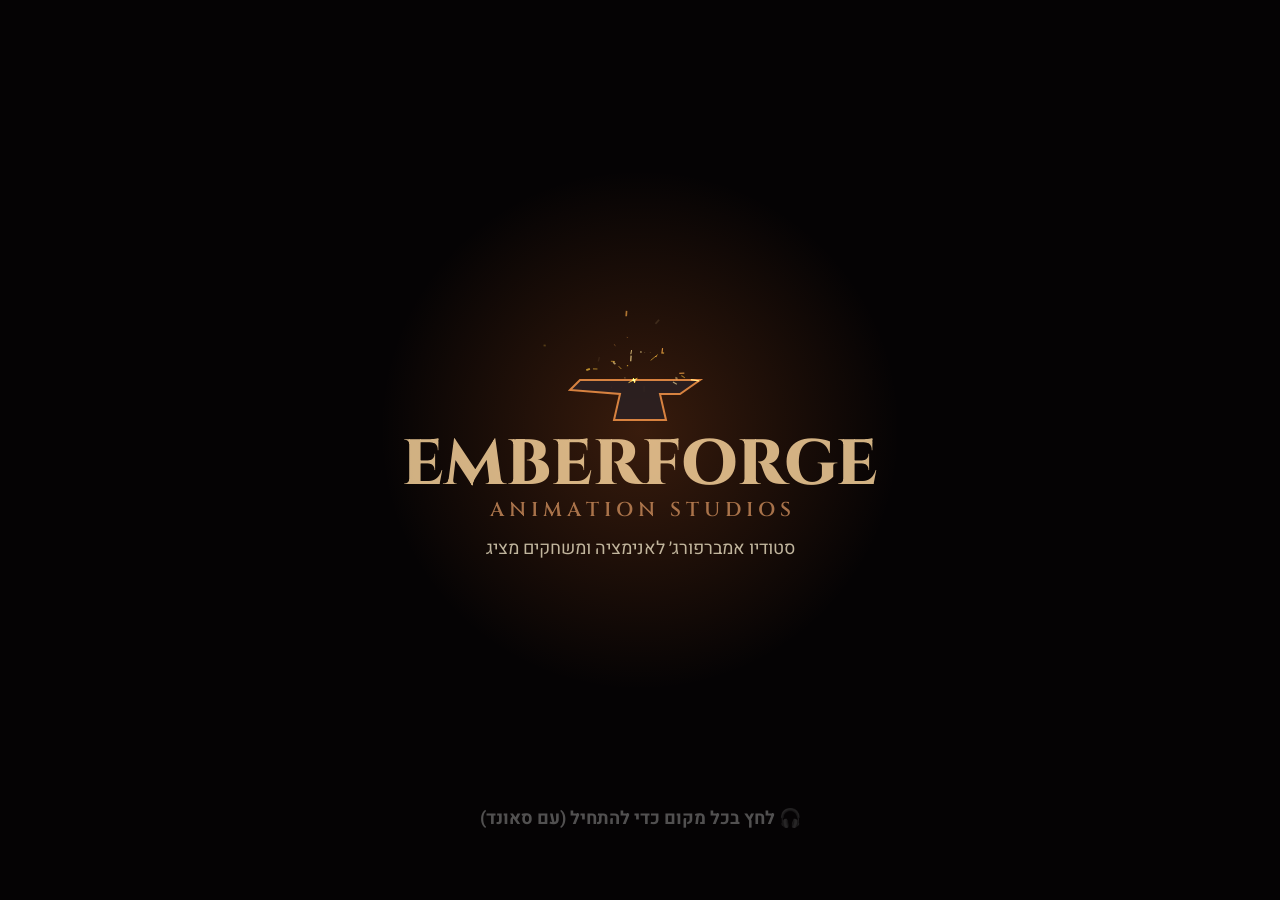
<file: index.html>
<!doctype html>
<html lang="he" dir="rtl">
<head>
  <meta charset="utf-8">
  <meta name="viewport" content="width=device-width, initial-scale=1">
  <title>גיבורי הכתר האבוד — Heroes of the Lost Crown</title>
  <meta name="description" content="משחק אסטרטגיה בהשראת Heroes of Might and Magic 3 ו-5, עם קרבות בזמן אמת עם הפסקה בסגנון Baldur's Gate 2.">
  <link rel="preconnect" href="https://fonts.googleapis.com">
  <link rel="preconnect" href="https://fonts.gstatic.com" crossorigin>
  <link href="https://fonts.googleapis.com/css2?family=Cinzel:wght@600;800&family=Frank+Ruhl+Libre:wght@500;700;900&family=Heebo:wght@400;600;700;800;900&display=swap" rel="stylesheet">
  <link rel="stylesheet" href="css/style.css">
</head>
<body data-screen="intro">
  <canvas id="game"></canvas>
  <div id="intro-ui" class="screen-ui"></div>
  <div id="title-ui" class="screen-ui"></div>
  <div id="map-ui" class="screen-ui"></div>
  <div id="town-ui" class="screen-ui"></div>
  <div id="battle-ui" class="screen-ui"></div>
  <div id="toasts"></div>
  <div id="tip"></div>
  <noscript>המשחק דורש JavaScript.</noscript>

  <script src="js/util.js"></script>
  <script src="js/audio.js"></script>
  <script src="js/data.js"></script>
  <script src="js/draw.js"></script>
  <script src="js/fx.js"></script>
  <script src="js/map.js"></script>
  <script src="js/town.js"></script>
  <script src="js/battle.js"></script>
  <script src="js/main.js"></script>
</body>
</html>
</file>
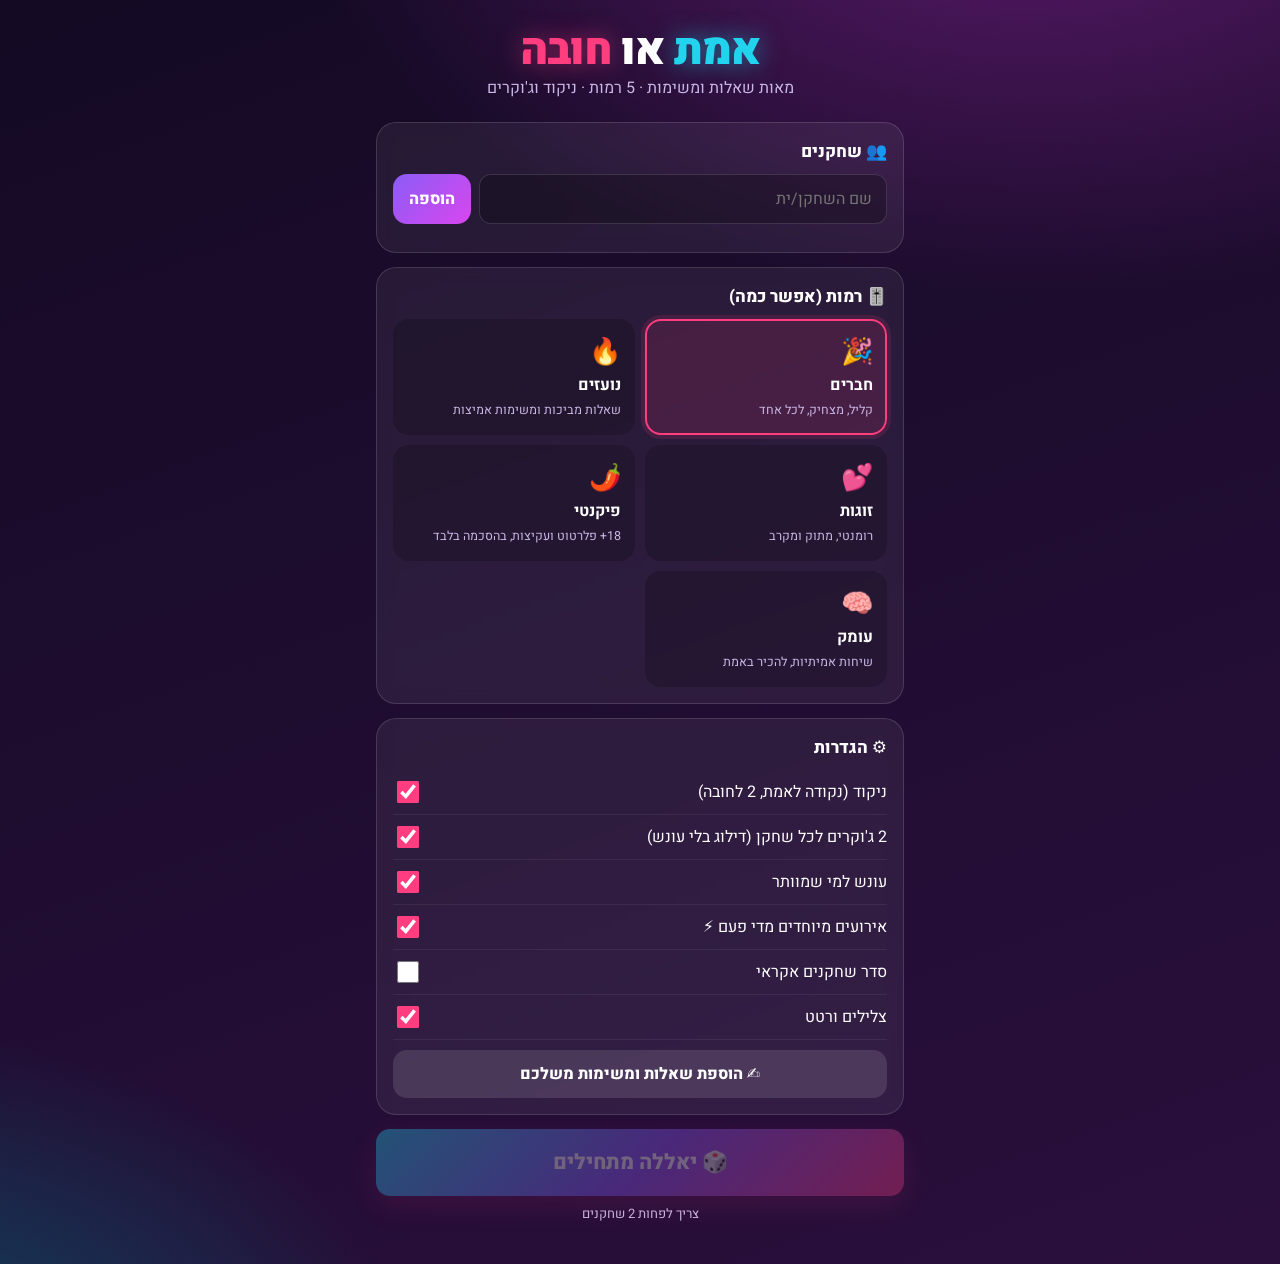
<file: truth-or-dare/index.html>
<!doctype html>
<html lang="he" dir="rtl">
<head>
<meta charset="utf-8">
<meta name="viewport" content="width=device-width, initial-scale=1, viewport-fit=cover">
<title>אמת או חובה</title>
<meta name="description" content="משחק אמת או חובה בעברית – 5 רמות, מאות שאלות ומשימות, ניקוד, ג'וקרים ואירועים מיוחדים.">
<meta name="theme-color" content="#140a24">
<link rel="preconnect" href="https://fonts.googleapis.com">
<link rel="preconnect" href="https://fonts.gstatic.com" crossorigin>
<link href="https://fonts.googleapis.com/css2?family=Heebo:wght@400;600;800;900&display=swap" rel="stylesheet">
<style>
:root{
  --bg1:#140a24; --bg2:#2a0f3d; --card:#ffffff10; --line:#ffffff22;
  --text:#fff; --muted:#c9b8e6; --truth:#22d3ee; --dare:#ff3d7f; --gold:#ffd166; --ok:#34d399;
}
*{box-sizing:border-box;-webkit-tap-highlight-color:transparent}
html{background:var(--bg1)}
html,body{margin:0;min-height:100vh;}
body{font-family:Heebo,system-ui,sans-serif;color:var(--text);
  background:radial-gradient(1200px 700px at 80% -10%,#5b1a6b 0%,transparent 60%),
             radial-gradient(900px 600px at -10% 110%,#0e4a63 0%,transparent 60%),
             linear-gradient(160deg,var(--bg1),var(--bg2));
  overflow-x:hidden}
.wrap{max-width:560px;margin:0 auto;padding:20px 16px calc(28px + env(safe-area-inset-bottom))}
h1{font-size:44px;font-weight:900;margin:8px 0 2px;text-align:center;letter-spacing:-1px;line-height:1.05}
h1 .t{color:var(--truth);text-shadow:0 0 24px #22d3ee88}
h1 .d{color:var(--dare);text-shadow:0 0 24px #ff3d7f88}
.sub{text-align:center;color:var(--muted);margin:0 0 22px}
.panel{background:var(--card);border:1px solid var(--line);border-radius:20px;padding:16px;margin-bottom:14px;backdrop-filter:blur(8px)}
.panel h2{font-size:17px;margin:0 0 10px;font-weight:800}
.row{display:flex;gap:8px}
input[type=text],textarea,select{flex:1;min-width:0;font:inherit;color:var(--text);background:#00000040;border:1px solid var(--line);border-radius:12px;padding:12px 14px;outline:none}
input:focus,textarea:focus{border-color:var(--truth)}
button{font:inherit;cursor:pointer;border:0;border-radius:14px;color:#fff;font-weight:800;transition:transform .12s,filter .2s,opacity .2s}
button:active{transform:scale(.96)}
button:disabled{opacity:.35;cursor:not-allowed}
.btn{padding:12px 16px;background:#ffffff1f}
.btn-add{background:linear-gradient(135deg,#8b5cf6,#d946ef)}
.chips{display:flex;flex-wrap:wrap;gap:8px;margin-top:12px}
.chip{display:flex;align-items:center;gap:6px;background:#ffffff18;border-radius:999px;padding:6px 8px 6px 12px;font-weight:600}
.chip button{background:#ffffff22;width:24px;height:24px;border-radius:50%;padding:0;font-size:13px}
.levels{display:grid;grid-template-columns:1fr 1fr;gap:10px}
.lvl{background:#00000030;border:2px solid transparent;border-radius:16px;padding:12px;text-align:right;color:var(--text)}
.lvl .e{font-size:26px}
.lvl b{display:block;font-size:16px;margin-top:2px}
.lvl small{color:var(--muted);font-weight:400;font-size:12.5px}
.lvl.on{border-color:var(--dare);background:#ff3d7f22;box-shadow:0 0 0 4px #ff3d7f22}
.lvl.spicy.on{border-color:#ff6b35}
.opts label{display:flex;align-items:center;justify-content:space-between;padding:8px 0;border-bottom:1px solid #ffffff10}
.opts label:last-child{border:0}
.opts input[type=checkbox]{width:22px;height:22px;accent-color:var(--dare)}
.cta{width:100%;padding:18px;font-size:21px;background:linear-gradient(135deg,var(--truth),#8b5cf6 50%,var(--dare));box-shadow:0 10px 30px #ff3d7f55}
.hint{color:var(--muted);font-size:13px;text-align:center;margin-top:8px}
.hide{display:none!important}

/* game */
.top{display:flex;align-items:center;justify-content:space-between;margin-bottom:10px}
.top .btn{padding:8px 12px;font-size:14px}
.round{color:var(--muted);font-size:14px}
.turn{text-align:center;margin:8px 0 16px}
.turn .who{font-size:15px;color:var(--muted)}
.turn .name{font-size:38px;font-weight:900;line-height:1.1}
.jokers{font-size:14px;color:var(--gold)}
.choose{display:grid;grid-template-columns:1fr 1fr;gap:12px}
.big{height:150px;font-size:30px;border-radius:24px;display:flex;flex-direction:column;align-items:center;justify-content:center;gap:4px}
.big span{font-size:13px;font-weight:600;opacity:.85}
.b-truth{background:linear-gradient(160deg,#06b6d4,#2563eb);box-shadow:0 10px 30px #06b6d455}
.b-dare{background:linear-gradient(160deg,#ff3d7f,#c026d3);box-shadow:0 10px 30px #ff3d7f55}
.b-rand{grid-column:1/-1;padding:14px;background:#ffffff1a;font-size:18px}
.card{perspective:1200px;margin:6px 0 14px}
.card-in{position:relative;min-height:260px;border-radius:26px;padding:26px 22px;display:flex;flex-direction:column;justify-content:center;align-items:center;text-align:center;
  animation:flip .55s cubic-bezier(.2,.8,.2,1.2)}
@keyframes flip{from{transform:rotateY(90deg) scale(.9);opacity:0}to{transform:none;opacity:1}}
.card-in.truth{background:linear-gradient(160deg,#0e7490,#1e3a8a);box-shadow:0 14px 40px #06b6d444}
.card-in.dare{background:linear-gradient(160deg,#be185d,#6b21a8);box-shadow:0 14px 40px #ff3d7f44}
.card-in.event{background:linear-gradient(160deg,#b45309,#7c2d12);box-shadow:0 14px 40px #ffd16644}
.tag{position:absolute;top:14px;right:16px;font-size:13px;font-weight:800;background:#00000035;padding:4px 10px;border-radius:999px}
.lv{position:absolute;top:14px;left:16px;font-size:13px;background:#00000035;padding:4px 10px;border-radius:999px}
.qtext{font-size:25px;font-weight:800;line-height:1.35}
.timer{margin-top:16px;display:flex;align-items:center;gap:10px}
.timer .clock{font-size:30px;font-weight:900;min-width:64px;font-variant-numeric:tabular-nums}
.timer .clock.done{color:var(--gold);animation:pulse .6s infinite alternate}
@keyframes pulse{to{transform:scale(1.15)}}
.actions{display:grid;grid-template-columns:1fr 1fr;gap:10px}
.a-ok{padding:16px;background:linear-gradient(135deg,#10b981,#059669);font-size:18px}
.a-skip{padding:16px;background:#ffffff1f;font-size:16px}
.a-joker{grid-column:1/-1;padding:12px;background:#ffd16622;color:var(--gold);border:1px solid #ffd16655}
.a-next{grid-column:1/-1;padding:16px;background:linear-gradient(135deg,#f59e0b,#ef4444);font-size:18px}
.penalty{margin-top:12px;padding:14px;border-radius:16px;background:#ef444426;border:1px solid #ef444466;text-align:center;font-weight:700}
.scores{display:flex;flex-direction:column;gap:6px}
.sc{display:flex;align-items:center;gap:10px;padding:8px 12px;border-radius:12px;background:#00000025}
.sc.cur{outline:2px solid var(--truth)}
.sc .n{flex:1;font-weight:700}
.sc .p{font-weight:900;font-variant-numeric:tabular-nums}
.sc .j{color:var(--gold);font-size:13px}
.bar{height:6px;border-radius:9px;background:#ffffff14;overflow:hidden;margin-top:4px}
.bar i{display:block;height:100%;background:linear-gradient(90deg,var(--truth),var(--dare))}
.toast{position:fixed;left:50%;bottom:24px;transform:translateX(-50%) translateY(120px);background:#000c;padding:12px 18px;border-radius:14px;font-weight:700;transition:transform .3s,opacity .3s;opacity:0;z-index:9;max-width:90vw;text-align:center}
.toast.show{transform:translateX(-50%) translateY(0);opacity:1}
.modal{position:fixed;inset:0;background:#000a;display:flex;align-items:center;justify-content:center;padding:16px;z-index:8}
.modal .panel{width:100%;max-width:480px;max-height:90vh;overflow:auto;background:#22103a}
.custom-list{max-height:180px;overflow:auto;margin-top:10px;font-size:14px}
.custom-list div{display:flex;justify-content:space-between;gap:8px;padding:6px 0;border-bottom:1px solid #ffffff10}
.custom-list button{background:none;color:var(--muted);padding:0 6px}
.confetti{position:fixed;top:-20px;width:10px;height:14px;z-index:7;pointer-events:none;animation:fall linear forwards}
@keyframes fall{to{transform:translateY(110vh) rotate(720deg)}}
@media (max-width:380px){h1{font-size:36px}.qtext{font-size:21px}.big{height:120px;font-size:25px}}
</style>
</head>
<body>
<div class="wrap">

  <!-- ===== SETUP ===== -->
  <section id="setup">
    <h1><span class="t">אמת</span> או <span class="d">חובה</span></h1>
    <p class="sub">מאות שאלות ומשימות · 5 רמות · ניקוד וג'וקרים</p>

    <div class="panel">
      <h2>👥 שחקנים</h2>
      <form class="row" id="addForm">
        <input type="text" id="pName" placeholder="שם השחקן/ית" maxlength="16" autocomplete="off">
        <button class="btn btn-add" type="submit">הוספה</button>
      </form>
      <div class="chips" id="chips"></div>
    </div>

    <div class="panel">
      <h2>🎚️ רמות (אפשר כמה)</h2>
      <div class="levels" id="levels"></div>
    </div>

    <div class="panel opts">
      <h2>⚙️ הגדרות</h2>
      <label>ניקוד (נקודה לאמת, 2 לחובה) <input type="checkbox" id="optScore" checked></label>
      <label>2 ג'וקרים לכל שחקן (דילוג בלי עונש) <input type="checkbox" id="optJoker" checked></label>
      <label>עונש למי שמוותר <input type="checkbox" id="optPenalty" checked></label>
      <label>אירועים מיוחדים מדי פעם ⚡ <input type="checkbox" id="optEvents" checked></label>
      <label>סדר שחקנים אקראי <input type="checkbox" id="optShuffle"></label>
      <label>צלילים ורטט <input type="checkbox" id="optSound" checked></label>
      <button class="btn" id="openCustom" style="width:100%;margin-top:10px" type="button">✍️ הוספת שאלות ומשימות משלכם</button>
    </div>

    <button class="cta" id="startBtn">🎲 יאללה מתחילים</button>
    <p class="hint" id="startHint"></p>
  </section>

  <!-- ===== GAME ===== -->
  <section id="game" class="hide">
    <div class="top">
      <button class="btn" id="backBtn">→ הגדרות</button>
      <span class="round" id="roundLbl"></span>
      <button class="btn" id="scoreBtn">🏆 ניקוד</button>
    </div>

    <div class="turn">
      <div class="who">התור של</div>
      <div class="name" id="curName"></div>
      <div class="jokers" id="curJokers"></div>
    </div>

    <div id="choosePane" class="choose">
      <button class="big b-truth" id="truthBtn">אמת<span>נקודה אחת</span></button>
      <button class="big b-dare" id="dareBtn">חובה<span>2 נקודות</span></button>
      <button class="b-rand" id="randBtn">🎲 תן לגורל להחליט (+ בונוס)</button>
    </div>

    <div id="cardPane" class="hide">
      <div class="card"><div class="card-in" id="cardIn">
        <span class="tag" id="cardTag"></span><span class="lv" id="cardLv"></span>
        <div class="qtext" id="qText"></div>
        <div class="timer hide" id="timerBox">
          <button class="btn" id="timerBtn">▶ טיימר</button>
          <span class="clock" id="clock"></span>
        </div>
      </div></div>
      <div class="actions" id="actions">
        <button class="a-ok" id="doneBtn">✅ בוצע!</button>
        <button class="a-skip" id="skipBtn">🙅 מוותר/ת</button>
        <button class="a-joker" id="jokerBtn">🃏 ג'וקר – כרטיס אחר בלי עונש</button>
      </div>
      <div id="penaltyBox" class="hide">
        <div class="penalty" id="penaltyText"></div>
        <div class="actions" style="margin-top:10px"><button class="a-next" id="afterPenalty">הבא בתור ←</button></div>
      </div>
    </div>

    <div id="eventPane" class="hide">
      <div class="card"><div class="card-in event">
        <span class="tag">אירוע מיוחד</span>
        <div class="qtext" id="evTitle" style="font-size:30px"></div>
        <div style="margin-top:12px;font-size:19px;font-weight:600" id="evText"></div>
      </div></div>
      <div class="actions"><button class="a-next" id="evNext">ממשיכים ←</button></div>
    </div>

    <div class="panel" style="margin-top:16px">
      <h2>🏆 טבלה</h2>
      <div class="scores" id="scoresMini"></div>
    </div>
  </section>
</div>

<!-- custom modal -->
<div class="modal hide" id="customModal">
  <div class="panel">
    <h2>✍️ שאלות ומשימות משלכם</h2>
    <p class="hint" style="text-align:right;margin:0 0 10px">טיפ: כתבו {p} כדי לשלב שחקן אקראי, ו-[30] בסוף משימה בשביל טיימר של 30 שניות.</p>
    <div class="row" style="margin-bottom:8px">
      <select id="cType"><option value="truth">אמת</option><option value="dare">חובה</option></select>
    </div>
    <textarea id="cText" rows="3" style="width:100%" placeholder="למשל: לחקות את {p} מזמין פיצה [20]"></textarea>
    <div class="row" style="margin-top:8px">
      <button class="btn btn-add" id="cAdd" style="flex:1">הוספה</button>
      <button class="btn" id="cClose">סגירה</button>
    </div>
    <div class="custom-list" id="cList"></div>
  </div>
</div>

<!-- scores modal -->
<div class="modal hide" id="scoreModal">
  <div class="panel">
    <h2>🏆 טבלת ניקוד</h2>
    <div class="scores" id="scoresFull"></div>
    <div class="row" style="margin-top:14px">
      <button class="btn" id="resetScores" style="flex:1">איפוס ניקוד</button>
      <button class="btn btn-add" id="scoreClose" style="flex:1">חזרה למשחק</button>
    </div>
  </div>
</div>

<div class="toast" id="toast"></div>

<script src="data.js"></script>
<script>
(() => {
  const D = window.TOD_DATA;
  const $ = id => document.getElementById(id);
  const store = {
    get(k, d){ try { const v = localStorage.getItem('tod_' + k); return v ? JSON.parse(v) : d; } catch { return d; } },
    set(k, v){ try { localStorage.setItem('tod_' + k, JSON.stringify(v)); } catch {} }
  };

  // ---------- state ----------
  let players = store.get('players', []);           // [{name, score, jokers, truths, dares, skips}]
  let levels = store.get('levels', ['friends']);
  let custom = store.get('custom', []);              // [{type, text}]
  const opts = Object.assign({score:true, joker:true, penalty:true, events:true, shuffle:false, sound:true}, store.get('opts', {}));
  let order = [], turnIdx = 0, round = 1, turnsSinceEvent = 0;
  let decks = {};       // key "level|type" -> shuffled array of indices remaining
  let current = null;   // {type, text, level, bonus}
  let lastEventIdx = -1;

  const shuffle = a => { for (let i = a.length - 1; i > 0; i--) { const j = Math.random() * (i + 1) | 0; [a[i], a[j]] = [a[j], a[i]]; } return a; };
  const esc = s => s.replace(/[&<>"]/g, c => ({'&':'&amp;','<':'&lt;','>':'&gt;','"':'&quot;'}[c]));

  // ---------- sound ----------
  let ac;
  function beep(freq = 600, dur = .12, type = 'sine', vol = .15){
    if (!opts.sound) return;
    try {
      ac = ac || new (window.AudioContext || window.webkitAudioContext)();
      const o = ac.createOscillator(), g = ac.createGain();
      o.type = type; o.frequency.value = freq; g.gain.value = vol;
      g.gain.exponentialRampToValueAtTime(.0001, ac.currentTime + dur);
      o.connect(g).connect(ac.destination); o.start(); o.stop(ac.currentTime + dur);
    } catch {}
  }
  const chord = (fs, gap = 90) => fs.forEach((f, i) => setTimeout(() => beep(f, .18, 'triangle'), i * gap));
  const buzz = ms => { if (opts.sound && navigator.vibrate) try { navigator.vibrate(ms); } catch {} };

  function toast(msg){
    const t = $('toast'); t.textContent = msg; t.classList.add('show');
    clearTimeout(toast.h); toast.h = setTimeout(() => t.classList.remove('show'), 2200);
  }
  function confetti(n = 40){
    const cols = ['#22d3ee','#ff3d7f','#ffd166','#8b5cf6','#34d399'];
    for (let i = 0; i < n; i++){
      const c = document.createElement('div'); c.className = 'confetti';
      c.style.left = Math.random() * 100 + 'vw'; c.style.background = cols[i % cols.length];
      c.style.animationDuration = 1.4 + Math.random() * 1.6 + 's'; c.style.animationDelay = Math.random() * .3 + 's';
      document.body.appendChild(c); setTimeout(() => c.remove(), 3500);
    }
  }

  // ---------- setup screen ----------
  function save(){ store.set('players', players); store.set('levels', levels); store.set('custom', custom); store.set('opts', opts); }

  function renderChips(){
    $('chips').innerHTML = players.map((p, i) =>
      `<span class="chip">${esc(p.name)}<button data-i="${i}" aria-label="הסרה">✕</button></span>`).join('');
    const ok = players.length >= 2 && levels.length > 0;
    $('startBtn').disabled = !ok;
    $('startHint').textContent = players.length < 2 ? 'צריך לפחות 2 שחקנים' : !levels.length ? 'בחרו לפחות רמה אחת' :
      `${players.length} שחקנים · ${countCards()} כרטיסים במשחק`;
  }
  function countCards(){
    let n = custom.length;
    levels.forEach(l => { n += D.levels[l].truth.length + D.levels[l].dare.length; });
    return n;
  }
  function renderLevels(){
    $('levels').innerHTML = Object.entries(D.levels).map(([k, l]) =>
      `<button class="lvl ${k} ${levels.includes(k) ? 'on' : ''}" data-k="${k}">
        <span class="e">${l.emoji}</span><b>${l.name}</b><small>${l.desc}</small></button>`).join('');
  }

  $('addForm').addEventListener('submit', e => {
    e.preventDefault();
    const name = $('pName').value.trim();
    if (!name) return;
    if (players.some(p => p.name === name)) return toast('השם הזה כבר במשחק');
    players.push({ name, score:0, jokers:2, truths:0, dares:0, skips:0 });
    $('pName').value = ''; $('pName').focus(); beep(700); save(); renderChips();
  });
  $('chips').addEventListener('click', e => {
    const b = e.target.closest('button'); if (!b) return;
    players.splice(+b.dataset.i, 1); save(); renderChips();
  });
  $('levels').addEventListener('click', e => {
    const b = e.target.closest('.lvl'); if (!b) return;
    const k = b.dataset.k;
    if (k === 'spicy' && !levels.includes(k) && !confirm('רמת פיקנטי מיועדת ל-18+ בלבד ומשחקים בה רק בהסכמה של כולם. להפעיל?')) return;
    levels = levels.includes(k) ? levels.filter(x => x !== k) : [...levels, k];
    beep(520); save(); renderLevels(); renderChips();
  });
  const optMap = {optScore:'score', optJoker:'joker', optPenalty:'penalty', optEvents:'events', optShuffle:'shuffle', optSound:'sound'};
  Object.entries(optMap).forEach(([id, k]) => {
    $(id).checked = opts[k];
    $(id).addEventListener('change', () => { opts[k] = $(id).checked; save(); });
  });

  // custom cards
  function renderCustom(){
    $('cList').innerHTML = custom.length ? custom.map((c, i) =>
      `<div><span>${c.type === 'truth' ? '💬' : '🔥'} ${esc(c.text)}</span><button data-i="${i}">✕</button></div>`).join('')
      : '<p class="hint">עוד לא הוספתם כלום</p>';
  }
  $('openCustom').onclick = () => { renderCustom(); $('customModal').classList.remove('hide'); $('cText').focus(); };
  $('cClose').onclick = () => { $('customModal').classList.add('hide'); renderChips(); };
  $('cAdd').onclick = () => {
    const text = $('cText').value.trim(); if (!text) return;
    custom.push({ type: $('cType').value, text }); $('cText').value = '';
    decks = {}; save(); renderCustom(); toast('נוסף! 🎉');
  };
  $('cList').addEventListener('click', e => {
    const b = e.target.closest('button'); if (!b) return;
    custom.splice(+b.dataset.i, 1); decks = {}; save(); renderCustom();
  });

  // ---------- game ----------
  function show(id){ ['choosePane','cardPane','eventPane'].forEach(x => $(x).classList.toggle('hide', x !== id)); }
  const cur = () => players[order[turnIdx]];

  function startGame(){
    if (players.length < 2 || !levels.length) return;
    order = players.map((_, i) => i);
    if (opts.shuffle) shuffle(order);
    turnIdx = 0; round = 1; turnsSinceEvent = 0; decks = {};
    players.forEach(p => { if (p.jokers == null) p.jokers = 2; });
    $('setup').classList.add('hide'); $('game').classList.remove('hide');
    chord([523, 659, 784]); renderTurn();
    window.scrollTo({top:0, behavior:'smooth'});
  }

  function renderTurn(){
    const p = cur();
    $('curName').textContent = p.name;
    $('curJokers').textContent = opts.joker ? '🃏'.repeat(p.jokers) || 'אין ג\'וקרים' : '';
    $('roundLbl').textContent = `סבב ${round}`;
    $('truthBtn').querySelector('span').textContent = opts.score ? 'נקודה אחת' : 'שאלה';
    $('dareBtn').querySelector('span').textContent = opts.score ? '2 נקודות' : 'משימה';
    $('randBtn').textContent = opts.score ? '🎲 תן לגורל להחליט (+ בונוס)' : '🎲 תן לגורל להחליט';
    show('choosePane'); renderScores();
  }

  function draw(type){
    // pool: all items of type across selected levels + custom
    const keys = [];
    levels.forEach(l => D.levels[l][type].forEach((_, i) => keys.push(l + '|' + i)));
    custom.forEach((c, i) => { if (c.type === type) keys.push('custom|' + i); });
    if (!keys.length) return null;
    const dk = type + ':' + levels.join(',');
    if (!decks[dk] || !decks[dk].length) decks[dk] = shuffle(keys.slice());
    const key = decks[dk].pop();
    const [lv, i] = key.split('|');
    const text = lv === 'custom' ? custom[+i].text : D.levels[lv][type][+i];
    return { lv, text };
  }

  function fill(text){
    const others = players.filter(p => p !== cur());
    const other = others[Math.random() * others.length | 0];
    let secs = 0;
    text = text.replace(/\s*\[(\d+)\]\s*$/, (_, s) => { secs = +s; return ''; });
    text = text.replace(/\{p\}/g, other ? other.name : 'מישהו');
    return { text, secs };
  }

  function pick(type, bonus = 0){
    const c = draw(type);
    if (!c) return toast('אין כרטיסים מהסוג הזה ברמות שבחרתם');
    const { text, secs } = fill(c.text);
    current = { type, text, secs, lv: c.lv, bonus };
    const ci = $('cardIn');
    ci.className = 'card-in ' + type; void ci.offsetWidth; // restart anim
    $('cardTag').textContent = type === 'truth' ? '💬 אמת' : '🔥 חובה';
    $('cardLv').textContent = c.lv === 'custom' ? '✍️ שלכם' : D.levels[c.lv].emoji + ' ' + D.levels[c.lv].name;
    $('qText').textContent = text;
    stopTimer();
    $('timerBox').classList.toggle('hide', !secs);
    $('clock').textContent = secs ? secs + 'ש׳' : '';
    $('clock').classList.remove('done');
    $('actions').classList.remove('hide'); $('penaltyBox').classList.add('hide');
    $('jokerBtn').classList.toggle('hide', !opts.joker || cur().jokers <= 0);
    show('cardPane'); beep(type === 'truth' ? 520 : 380, .2, 'triangle'); buzz(30);
  }

  $('truthBtn').onclick = () => pick('truth');
  $('dareBtn').onclick = () => pick('dare');
  $('randBtn').onclick = () => {
    let n = 0; const spin = setInterval(() => {
      beep(400 + (n % 2) * 200, .05); n++;
      $('randBtn').textContent = n % 2 ? '💬 אמת…' : '🔥 חובה…';
      if (n > 9){ clearInterval(spin); pick(Math.random() < .5 ? 'truth' : 'dare', 1); }
    }, 90);
  };

  // timer
  let tHandle = null, tLeft = 0;
  function stopTimer(){ clearInterval(tHandle); tHandle = null; $('timerBtn').textContent = '▶ טיימר'; }
  $('timerBtn').onclick = () => {
    if (tHandle) return stopTimer();
    tLeft = current.secs; $('clock').classList.remove('done'); $('timerBtn').textContent = '⏸ עצירה';
    $('clock').textContent = tLeft + 'ש׳';
    tHandle = setInterval(() => {
      tLeft--; $('clock').textContent = tLeft + 'ש׳';
      if (tLeft <= 3 && tLeft > 0) beep(880, .08);
      if (tLeft <= 0){ stopTimer(); $('clock').textContent = 'זמן!'; $('clock').classList.add('done'); chord([784, 988, 1175], 120); buzz([200, 100, 200]); }
    }, 1000);
  };

  $('doneBtn').onclick = () => {
    const p = cur();
    const pts = (current.type === 'dare' ? 2 : 1) + current.bonus;
    if (opts.score) p.score += pts;
    current.type === 'dare' ? p.dares++ : p.truths++;
    stopTimer(); chord([523, 659, 784, 1047], 70); buzz(40);
    if (current.type === 'dare') confetti(30);
    if (opts.score) toast(`${p.name} קיבל/ה ${pts} נק׳! 🎉`);
    nextTurn();
  };
  $('skipBtn').onclick = () => {
    const p = cur(); p.skips++; stopTimer();
    if (opts.score) p.score = Math.max(0, p.score - 1);
    beep(180, .35, 'sawtooth', .1); buzz(150);
    if (opts.penalty){
      $('penaltyText').textContent = '😈 עונש: ' + D.penalties[Math.random() * D.penalties.length | 0];
      $('actions').classList.add('hide'); $('penaltyBox').classList.remove('hide');
    } else nextTurn();
  };
  $('afterPenalty').onclick = nextTurn;
  $('jokerBtn').onclick = () => {
    const p = cur(); if (p.jokers <= 0) return;
    p.jokers--; toast('🃏 ג\'וקר! כרטיס חדש'); save();
    pick(current.type, current.bonus);
  };

  function nextTurn(){
    turnIdx++;
    if (turnIdx >= order.length){ turnIdx = 0; round++; }
    turnsSinceEvent++; save();
    if (opts.events && turnsSinceEvent >= 5 && Math.random() < .3) return showEvent();
    renderTurn();
  }

  function showEvent(){
    turnsSinceEvent = 0;
    let i; do { i = Math.random() * D.events.length | 0; } while (i === lastEventIdx && D.events.length > 1);
    lastEventIdx = i;
    const ev = D.events[i];
    $('evTitle').textContent = ev.t; $('evText').textContent = ev.d;
    if (ev.joker && opts.joker){
      const low = players.reduce((a, b) => b.score < a.score ? b : a);
      low.jokers++; $('evText').textContent += ` (${low.name} 🃏)`;
    }
    show('eventPane'); chord([392, 523, 659, 784], 100); buzz([60, 40, 60]); renderScores();
  }
  $('evNext').onclick = renderTurn;

  function scoresHTML(full){
    const max = Math.max(1, ...players.map(p => p.score));
    const sorted = players.map((p, i) => ({p, i})).sort((a, b) => b.p.score - a.p.score);
    return sorted.map(({p, i}, rank) => `
      <div class="sc ${i === order[turnIdx] && !$('game').classList.contains('hide') ? 'cur' : ''}">
        <span>${rank === 0 && p.score > 0 ? '👑' : rank + 1 + '.'}</span>
        <div class="n">${esc(p.name)}
          ${full ? `<div class="hint" style="text-align:right;margin:2px 0 0">💬 ${p.truths} · 🔥 ${p.dares} · 🙅 ${p.skips}</div>` : ''}
          <div class="bar"><i style="width:${p.score / max * 100}%"></i></div></div>
        ${opts.joker ? `<span class="j">${'🃏'.repeat(p.jokers)}</span>` : ''}
        ${opts.score ? `<span class="p">${p.score}</span>` : ''}
      </div>`).join('');
  }
  function renderScores(){ $('scoresMini').innerHTML = scoresHTML(false); }

  $('scoreBtn').onclick = () => { $('scoresFull').innerHTML = scoresHTML(true); $('scoreModal').classList.remove('hide'); };
  $('scoreClose').onclick = () => $('scoreModal').classList.add('hide');
  $('resetScores').onclick = () => {
    if (!confirm('לאפס את הניקוד והג\'וקרים של כולם?')) return;
    players.forEach(p => Object.assign(p, {score:0, jokers:2, truths:0, dares:0, skips:0}));
    save(); $('scoresFull').innerHTML = scoresHTML(true); renderScores(); renderTurn();
  };
  $('backBtn').onclick = () => { stopTimer(); $('game').classList.add('hide'); $('setup').classList.remove('hide'); renderChips(); };
  $('startBtn').onclick = startGame;
  document.querySelectorAll('.modal').forEach(m => m.addEventListener('click', e => { if (e.target === m) m.classList.add('hide'); }));

  renderLevels(); renderChips();
})();
</script>
</body>
</html>
</file>
<file: css/style.css>
:root {
  --gold: #d9b25f; --gold2: #f3d98b; --line: #8a6a35; --text: #f1e6cf; --muted: #b9a582;
  --panel-a: #3b2b1e; --panel-b: #1f160e;
}
* { box-sizing: border-box; }
html, body { margin: 0; height: 100%; overflow: hidden; background: #000; color: var(--text); font-family: 'Heebo', system-ui, sans-serif; user-select: none; -webkit-user-select: none; }
canvas#game { position: fixed; inset: 0; width: 100vw; height: 100vh; display: block; cursor: default; }
body[data-screen="battle"] canvas#game { cursor: crosshair; }
.screen-ui { position: fixed; inset: 0; pointer-events: none; display: none; z-index: 2; }
.screen-ui.on { display: block; }
.pe, .panel, .btn, .tab { pointer-events: auto; }
.muted { color: var(--muted); }
.small { font-size: 12px; }
.center { text-align: center; }

.panel {
  background: linear-gradient(180deg, var(--panel-a), var(--panel-b));
  border: 2px solid var(--line);
  box-shadow: inset 0 0 0 1px #000, inset 0 0 22px rgba(0,0,0,.7), 0 8px 28px rgba(0,0,0,.6);
  border-radius: 6px;
}
.btn {
  font-family: inherit; font-weight: 700; font-size: 14px; color: #fbe9bf;
  background: linear-gradient(180deg, #6b4a23, #3d2812);
  border: 1px solid #c49a4c; border-radius: 5px; padding: 7px 12px; cursor: pointer;
  text-shadow: 0 1px 0 #000; box-shadow: inset 0 1px 0 rgba(255,230,170,.25), 0 2px 4px rgba(0,0,0,.5);
  transition: transform .08s, filter .15s, box-shadow .2s;
}
.btn:hover { filter: brightness(1.25); box-shadow: inset 0 1px 0 rgba(255,230,170,.35), 0 0 12px rgba(255,190,80,.35); }
.btn:active { transform: translateY(1px); }
.btn:disabled { filter: grayscale(1) brightness(.55); cursor: not-allowed; box-shadow: none; }
.btn.primary { background: linear-gradient(180deg, #b07a2a, #5d3a12); border-color: #f0c870; }
.btn.big { font-family: 'Frank Ruhl Libre', serif; font-size: 22px; padding: 12px 28px; min-width: 280px; }
.btn.off { opacity: .45; text-decoration: line-through; }
.btn.tiny { font-size: 11px; padding: 2px 6px; }
.btn.wide { grid-column: 1 / -1; }
.btn small { display: block; font-weight: 400; font-size: 12px; color: #e8d8b0; margin-top: 2px; }

/* ---------- מסך פתיחה ---------- */
#title-ui .title-box { position: absolute; top: 8vh; left: 0; right: 0; text-align: center; animation: fadeIn 1.4s ease; }
.studio { font-family: 'Cinzel', serif; letter-spacing: 3px; color: #c98a5a; font-size: 14px; margin-bottom: 10px; }
.logo {
  font-family: 'Frank Ruhl Libre', serif; font-weight: 900; font-size: clamp(42px, 7vw, 92px); margin: 0;
  background: linear-gradient(180deg, #fff3c8 10%, #e8b84a 50%, #8a5a1a 90%); -webkit-background-clip: text; background-clip: text; color: transparent;
  filter: drop-shadow(0 4px 0 #2a1408) drop-shadow(0 0 24px rgba(255,160,60,.45));
  animation: logoGlow 4s ease-in-out infinite;
}
.sublogo { font-family: 'Cinzel', serif; font-weight: 800; letter-spacing: 8px; color: #d9b25f; font-size: clamp(14px, 2vw, 22px); direction: ltr; }
.tagline { color: #e8d8c0; margin: 10px 0 28px; font-size: 16px; text-shadow: 0 2px 4px #000; }
.menu { display: inline-flex; flex-direction: column; gap: 12px; align-items: center; }
.menu .row { display: flex; gap: 10px; }
.credits { position: absolute; bottom: 12px; left: 0; right: 0; text-align: center; font-size: 12px; color: rgba(255,230,200,.45); }
@keyframes fadeIn { from { opacity: 0; transform: translateY(20px); } to { opacity: 1; transform: none; } }
@keyframes logoGlow { 50% { filter: drop-shadow(0 4px 0 #2a1408) drop-shadow(0 0 40px rgba(255,170,70,.75)); } }

/* ---------- מפה ---------- */
#side { position: absolute; top: 0; right: 0; width: 270px; bottom: 40px; padding: 10px; display: flex; flex-direction: column; gap: 8px; border-radius: 0; overflow-y: auto; }
.hero-box { display: flex; gap: 10px; align-items: center; }
#hero-portrait { border: 2px solid var(--gold); border-radius: 6px; box-shadow: 0 0 10px rgba(255,200,100,.3); }
.hero-info { flex: 1; }
.hero-name { font-family: 'Frank Ruhl Libre', serif; font-weight: 900; font-size: 20px; color: var(--gold2); }
.hero-lvl { font-size: 13px; color: var(--muted); margin-bottom: 4px; }
.bar { height: 8px; background: #120c08; border: 1px solid #5a4020; border-radius: 4px; overflow: hidden; flex: 1; }
.bar > div { height: 100%; transition: width .4s; }
.bar.xp > div { background: linear-gradient(90deg, #6ab0ff, #a6e3ff); }
.bar.mana > div { background: linear-gradient(90deg, #3a5aff, #8aa0ff); }
.bar.mp > div { background: linear-gradient(90deg, #3a9a3a, #8ade6a); }
.bar-row { display: flex; align-items: center; gap: 8px; font-size: 12px; }
.bar-row span { width: 40px; color: var(--muted); }
.bar-row b { width: 46px; text-align: left; font-size: 12px; }
.stats { display: grid; grid-template-columns: repeat(4, 1fr); text-align: center; background: rgba(0,0,0,.3); border-radius: 5px; padding: 5px; font-size: 14px; }
.stats b { color: var(--gold2); }
.slots { display: grid; grid-template-columns: repeat(4, 1fr); gap: 4px; }
.slot { position: relative; aspect-ratio: 1; border: 1px solid #6a5028; border-radius: 4px; overflow: hidden; background: #1a120b; }
.slot img { width: 100%; height: 100%; display: block; }
.slot span { position: absolute; bottom: 1px; left: 2px; font-weight: 800; font-size: 12px; text-shadow: 0 0 3px #000, 0 0 3px #000; }
.slot.empty { opacity: .35; }
#minimap { width: 100%; aspect-ratio: 4/3; border: 2px solid var(--line); border-radius: 4px; cursor: pointer; image-rendering: auto; background: #000; }
.side-btns { display: grid; grid-template-columns: repeat(4, 1fr); gap: 5px; }
.side-btns .btn { padding: 7px 4px; font-size: 13px; }
.side-btns .btn:nth-child(2), .side-btns .btn:nth-child(3) { grid-column: span 2; }
.side-btns .btn:nth-child(4), .side-btns .btn:nth-child(5) { grid-column: span 2; }
#resbar { position: absolute; left: 0; right: 0; bottom: 0; height: 40px; display: flex; align-items: center; justify-content: space-between; padding: 0 14px; border-radius: 0; }
#res-list { display: flex; gap: 22px; }
.res { font-size: 15px; white-space: nowrap; }
.res b { color: var(--gold2); }
#date { font-family: 'Frank Ruhl Libre', serif; font-weight: 700; color: var(--gold2); }

/* ---------- עיר ---------- */
#town-title { position: absolute; top: 12px; left: 452px; right: auto; padding: 8px 18px; display: flex; flex-direction: column; }
#town-title span { font-family: 'Frank Ruhl Libre', serif; font-size: 26px; font-weight: 900; color: var(--gold2); }
#town-title small { color: var(--muted); }
#town-panel { position: absolute; top: 0; right: 0; bottom: 0; width: 440px; display: flex; flex-direction: column; border-radius: 0; }
.tabs { display: flex; gap: 2px; padding: 8px 8px 0; }
.tab { flex: 1; font-family: inherit; font-weight: 700; color: #d8c8a0; background: #2a1d12; border: 1px solid #6a5028; border-bottom: none; border-radius: 6px 6px 0 0; padding: 8px 2px; cursor: pointer; font-size: 13px; }
.tab.on { background: #4a3420; color: #fff3c8; }
#town-content { flex: 1; overflow-y: auto; padding: 10px; border-top: 1px solid #6a5028; }
.town-foot { display: flex; justify-content: space-between; align-items: center; padding: 8px 10px; border-top: 1px solid #6a5028; gap: 8px; }
#town-res { display: flex; flex-wrap: wrap; gap: 4px 12px; font-size: 13px; }
.build-grid { display: grid; grid-template-columns: 1fr 1fr; gap: 6px; }
.bcard { background: rgba(0,0,0,.3); border: 1px solid #5a4020; border-radius: 5px; padding: 7px; font-size: 12px; transition: transform .1s, border-color .2s; }
.bcard.ok { cursor: pointer; border-color: #8ac060; }
.bcard.ok:hover { transform: translateY(-2px); background: rgba(80,120,40,.25); }
.bcard.built { opacity: .6; border-color: #6a8ad0; }
.bcard.locked { opacity: .45; }
.bcard.nores .bcost { color: #ff8a7a; }
.bicon { font-size: 22px; float: left; }
.bname { font-weight: 800; font-size: 14px; color: var(--gold2); }
.bdesc { color: #d8c8a8; margin: 2px 0 4px; }
.bstate { color: #8ab0ff; font-weight: 700; }
.req { color: #ff9a7a; }
.cost-item { white-space: nowrap; margin-left: 6px; }
.recruit-list { display: flex; flex-direction: column; gap: 6px; }
.rcard { display: flex; gap: 8px; align-items: center; background: rgba(0,0,0,.3); border: 1px solid #5a4020; border-radius: 5px; padding: 6px; }
.rcard.locked { opacity: .45; }
.rcard img { width: 64px; height: 64px; border: 1px solid #6a5028; border-radius: 4px; }
.rinfo { flex: 1; font-size: 12px; }
.rname { font-weight: 800; font-size: 15px; color: var(--gold2); }
.rname small { color: var(--muted); font-weight: 400; }
.ract { display: flex; flex-direction: column; gap: 3px; align-items: center; font-size: 12px; width: 82px; }
.ract input { width: 64px; background: #120c08; color: var(--text); border: 1px solid #6a5028; border-radius: 3px; text-align: center; font-family: inherit; }
.spell-grid { display: flex; flex-direction: column; gap: 5px; }
.scard { display: flex; gap: 8px; align-items: center; background: rgba(0,0,0,.3); border: 1px solid #5a4020; border-radius: 5px; padding: 6px; font-size: 13px; position: relative; }
.scard.locked { opacity: .4; }
.scard.known { border-color: #8a6ad0; }
.sicon { font-size: 24px; }
.tick { position: absolute; left: 8px; color: #a6ff8a; font-weight: 900; }
.market .mrow { display: flex; align-items: center; gap: 6px; margin-bottom: 8px; }
.mres { flex: 1; font-weight: 700; }
.arow { display: grid; grid-template-columns: repeat(7, 1fr); gap: 4px; margin-bottom: 8px; }
.aslot { position: relative; display: flex; flex-direction: column; align-items: center; background: #1a120b; border: 1px solid #6a5028; border-radius: 4px; padding: 2px; font-size: 11px; min-height: 60px; }
.aslot img { width: 100%; max-width: 52px; border-radius: 3px; }
.aslot b { position: absolute; top: 2px; left: 4px; text-shadow: 0 0 3px #000; }
.aslot small { color: var(--muted); font-size: 10px; text-align: center; }
.aslot.empty { opacity: .3; }
h4 { margin: 10px 0 6px; color: var(--gold2); font-family: 'Frank Ruhl Libre', serif; }

/* ---------- קרב ---------- */
#b-top { position: absolute; top: 8px; left: 0; right: 104px; text-align: center; pointer-events: none; }
#b-title { font-family: 'Frank Ruhl Libre', serif; font-weight: 900; font-size: 22px; color: var(--gold2); text-shadow: 0 2px 6px #000, 0 0 12px rgba(0,0,0,.8); }
#b-paused { display: none; margin-right: 14px; padding: 3px 12px; background: rgba(120,80,10,.85); border: 1px solid #ffd36b; border-radius: 4px; font-weight: 900; color: #fff3c8; animation: pulse 1s infinite; }
@keyframes pulse { 50% { opacity: .55; } }
#b-ports { position: absolute; top: 0; right: 0; width: 104px; bottom: 156px; padding: 6px; display: flex; flex-direction: column; gap: 6px; overflow-y: auto; border-radius: 0; }
.port { position: relative; border: 2px solid #6a5028; border-radius: 5px; cursor: pointer; background: #1a120b; transition: border-color .15s, transform .1s; }
.port img { width: 100%; display: block; border-radius: 3px 3px 0 0; }
.port:hover { transform: scale(1.03); }
.port.sel { border-color: #5aff5a; box-shadow: 0 0 10px rgba(90,255,90,.5); }
.port.dead { filter: grayscale(1) brightness(.4); }
.port .pn { position: absolute; bottom: 9px; left: 3px; font-weight: 900; font-size: 14px; text-shadow: 0 0 3px #000, 0 0 3px #000; }
.port .pk { position: absolute; top: 1px; right: 4px; font-size: 11px; color: #ffe9a0; text-shadow: 0 0 3px #000; }
.port .pbuffs { position: absolute; top: 1px; left: 2px; font-size: 11px; }
.phb { height: 6px; background: #300; }
.phb div { height: 100%; background: #4fc35a; transition: width .2s; }
#b-bar { position: absolute; left: 0; right: 0; bottom: 0; height: 156px; display: flex; gap: 8px; padding: 8px; border-radius: 0;
  background: linear-gradient(180deg, #4a3a2a, #241a10); }
#b-log { width: 36%; min-width: 260px; overflow-y: auto; background: rgba(0,0,0,.55); border: 1px solid #5a4020; border-radius: 4px; padding: 6px 8px; font-size: 12.5px; line-height: 1.45; font-family: 'Frank Ruhl Libre', serif; }
#b-mid { flex: 1; display: flex; flex-direction: column; gap: 6px; min-width: 0; }
.b-row { display: flex; gap: 5px; align-items: center; flex-wrap: wrap; min-height: 62px; background: rgba(0,0,0,.25); border-radius: 4px; padding: 3px 6px; }
.abtn, .sbtn { position: relative; width: 58px; height: 56px; display: flex; flex-direction: column; align-items: center; justify-content: center; font-family: inherit; color: #fbe9bf; cursor: pointer;
  background: radial-gradient(circle at 50% 35%, #6b5030, #2a1d10); border: 2px solid #a8803c; border-radius: 6px; box-shadow: inset 0 0 8px rgba(0,0,0,.7); transition: transform .1s, filter .15s; }
.abtn:hover:not(:disabled), .sbtn:hover:not(:disabled) { transform: translateY(-2px); filter: brightness(1.3); }
.abtn.on, .sbtn.on { border-color: #fff3a0; box-shadow: 0 0 12px #ffd36b; }
.abtn:disabled, .sbtn:disabled { filter: grayscale(.9) brightness(.5); cursor: not-allowed; }
.sbtn { background: radial-gradient(circle at 50% 35%, #3a3a7a, #14142a); border-color: #7a7ad8; }
.ai { font-size: 22px; line-height: 1; }
.al { font-size: 9.5px; margin-top: 2px; white-space: nowrap; overflow: hidden; max-width: 54px; }
.acd { position: absolute; inset: 0; display: flex; align-items: center; justify-content: center; background: rgba(0,0,0,.6); font-weight: 900; font-size: 18px; border-radius: 4px; }
.am { position: absolute; top: 0; left: 3px; font-size: 10px; color: #a6c8ff; font-weight: 800; }
.mana { font-weight: 800; color: #a6c8ff; margin-left: 4px; }
#b-ctrl { width: 200px; display: grid; grid-template-columns: 1fr 1fr; gap: 5px; align-content: start; }
#b-ctrl .btn { padding: 6px 4px; font-size: 13px; }
#b-ctrl #bc-pause { grid-column: 1 / -1; padding: 9px; font-size: 15px; }
body.bpaused #b-bar { box-shadow: inset 0 0 0 2px #ffd36b; }

/* ---------- חלונות ---------- */
.modal-wrap { position: fixed; inset: 0; z-index: 50; display: flex; align-items: center; justify-content: center; background: rgba(0,0,0,.45); backdrop-filter: blur(2px); animation: fadeBg .25s ease; }
.modal { max-width: min(480px, 92vw); max-height: 88vh; overflow-y: auto; padding: 18px 22px; animation: popIn .3s cubic-bezier(.2,1.4,.4,1); }
.modal.wide { max-width: min(680px, 94vw); }
.modal h2 { margin: 0 0 10px; font-family: 'Frank Ruhl Libre', serif; font-weight: 900; color: var(--gold2); text-align: center; text-shadow: 0 2px 0 #000; }
.modal-body { line-height: 1.6; }
.modal-body p { margin: 6px 0; }
.modal-btns { display: flex; flex-wrap: wrap; gap: 8px; justify-content: center; margin-top: 14px; }
.btn.skill-pick { min-width: 190px; padding: 10px; }
.big-note { font-size: 19px; font-weight: 800; color: #ffe9a0; text-align: center; }
.help-list { padding-right: 20px; margin: 4px 0; }
.help-list li { margin: 3px 0; }
.hs-stats { display: grid; grid-template-columns: repeat(3, 1fr); gap: 6px; background: rgba(0,0,0,.3); padding: 8px; border-radius: 5px; }
.hs-stats b { color: var(--gold2); }
.hs-grid { display: grid; grid-template-columns: 1fr 1fr; gap: 6px; }
.hs-item { display: flex; gap: 8px; align-items: center; background: rgba(0,0,0,.25); border-radius: 4px; padding: 5px; font-size: 13px; }
.hs-item > span { font-size: 22px; }
.chip { display: inline-block; background: rgba(60,60,140,.4); border: 1px solid #6a6ad0; border-radius: 12px; padding: 2px 8px; margin: 2px; font-size: 13px; }
@keyframes popIn { from { transform: scale(.85); opacity: 0; } to { transform: none; opacity: 1; } }
@keyframes fadeBg { from { opacity: 0; } }

#toasts { position: fixed; top: 14px; left: 50%; transform: translateX(-50%); z-index: 60; display: flex; flex-direction: column; gap: 6px; align-items: center; pointer-events: none; }
.toast { background: linear-gradient(180deg, rgba(60,42,25,.95), rgba(30,20,12,.95)); border: 1px solid var(--gold); border-radius: 6px; padding: 8px 16px; font-weight: 600; box-shadow: 0 4px 16px rgba(0,0,0,.6); animation: popIn .3s ease; transition: opacity .5s, transform .5s; }
.toast.out { opacity: 0; transform: translateY(-10px); }
#tip { position: fixed; z-index: 70; display: none; pointer-events: none; background: rgba(20,14,8,.94); border: 1px solid var(--gold); border-radius: 5px; padding: 6px 10px; font-size: 13px; line-height: 1.5; max-width: 260px; box-shadow: 0 4px 12px rgba(0,0,0,.6); }

::-webkit-scrollbar { width: 8px; }
::-webkit-scrollbar-thumb { background: #6a5028; border-radius: 4px; }
::-webkit-scrollbar-track { background: rgba(0,0,0,.3); }

@media (max-width: 900px) {
  #town-panel { width: 100%; top: 40%; }
  #town-title { left: 12px; }
  #b-log { display: none; }
}
</file>
